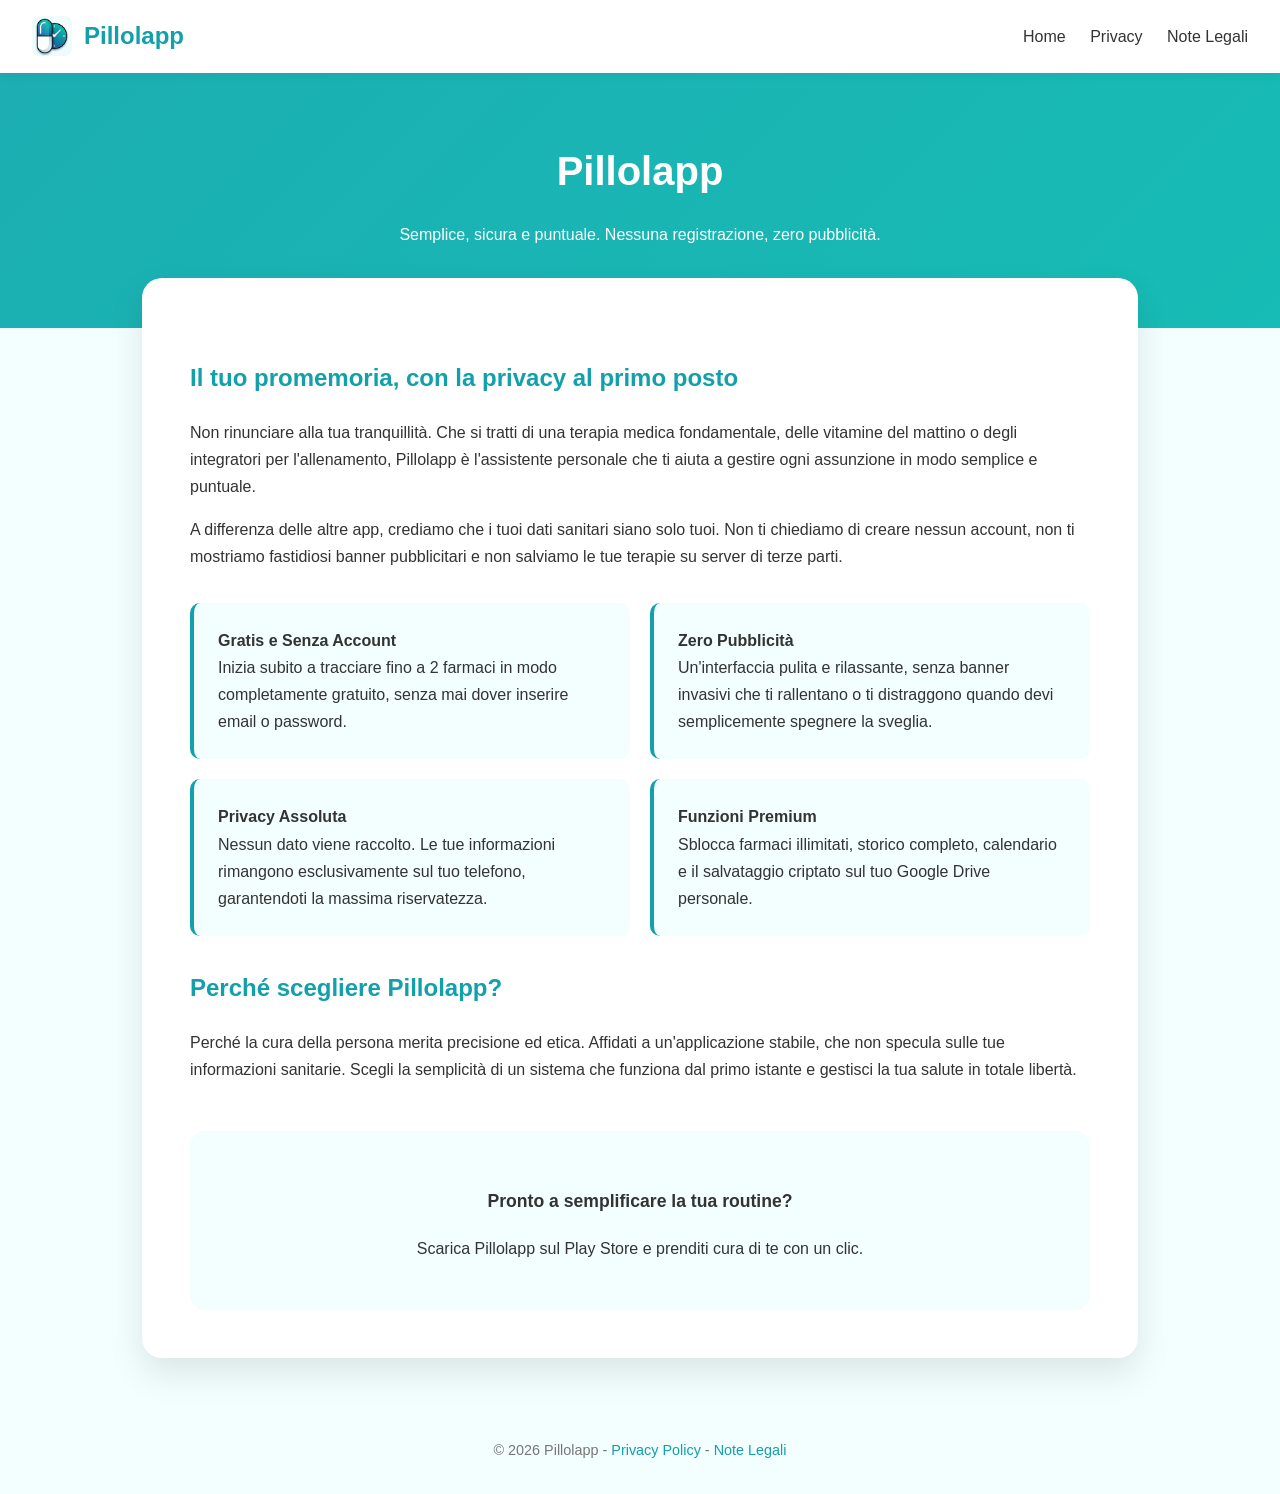
<file: index.html>
<!DOCTYPE html>
<html lang="it">
<head>
    <meta charset="UTF-8">
    <meta name="viewport" content="width=device-width, initial-scale=1.0">
    <title>Pillolapp - Il tuo promemoria per salute e benessere</title>
    <meta name="robots" content="noindex, nofollow">
    <link rel="stylesheet" href="style.css">
</head>
<body>

<nav>
    <a href="index.html" class="logo-container">
        <img src="icona-pillolapp.png" alt="Logo" class="logo-icon">
        <span class="logo-text">Pillolapp</span>
    </a>
    <div class="nav-links">
        <a href="index.html">Home</a>
        <a href="privacy.html">Privacy</a>
        <a href="legale.html">Note Legali</a>
    </div>
</nav>

<header>
    <h1>Pillolapp</h1>
    <p>Semplice, sicura e puntuale. Nessuna registrazione, zero pubblicità.</p>
</header>

<div class="container">
    <section>
        <h2>Il tuo promemoria, con la privacy al primo posto</h2>
        <p>Non rinunciare alla tua tranquillità. Che si tratti di una terapia medica fondamentale, delle vitamine del mattino o degli integratori per l'allenamento, Pillolapp è l'assistente personale che ti aiuta a gestire ogni assunzione in modo semplice e puntuale.</p>
        <p>A differenza delle altre app, crediamo che i tuoi dati sanitari siano solo tuoi. Non ti chiediamo di creare nessun account, non ti mostriamo fastidiosi banner pubblicitari e non salviamo le tue terapie su server di terze parti.</p>
    </section>

    <div class="feature-grid">
        <div class="feature-item">
            <strong>Gratis e Senza Account</strong><br>
            Inizia subito a tracciare fino a 2 farmaci in modo completamente gratuito, senza mai dover inserire email o password.
        </div>
        <div class="feature-item">
            <strong>Zero Pubblicità</strong><br>
            Un'interfaccia pulita e rilassante, senza banner invasivi che ti rallentano o ti distraggono quando devi semplicemente spegnere la sveglia.
        </div>
        <div class="feature-item">
            <strong>Privacy Assoluta</strong><br>
            Nessun dato viene raccolto. Le tue informazioni rimangono esclusivamente sul tuo telefono, garantendoti la massima riservatezza.
        </div>
        <div class="feature-item">
            <strong>Funzioni Premium</strong><br>
            Sblocca farmaci illimitati, storico completo, calendario e il salvataggio criptato sul tuo Google Drive personale.
        </div>
    </div>

    <section>
        <h2>Perché scegliere Pillolapp?</h2>
        <p>Perché la cura della persona merita precisione ed etica. Affidati a un'applicazione stabile, che non specula sulle tue informazioni sanitarie. Scegli la semplicità di un sistema che funziona dal primo istante e gestisci la tua salute in totale libertà.</p>
    </section>

    <div class="cta-section">
        <h3>Pronto a semplificare la tua routine?</h3>
        <p>Scarica Pillolapp sul Play Store e prenditi cura di te con un clic.</p>
    </div>
</div>

<footer>
    &copy; 2026 Pillolapp - <a href="privacy.html">Privacy Policy</a> - <a href="legale.html">Note Legali</a>
</footer>

</body>
</html>
</file>
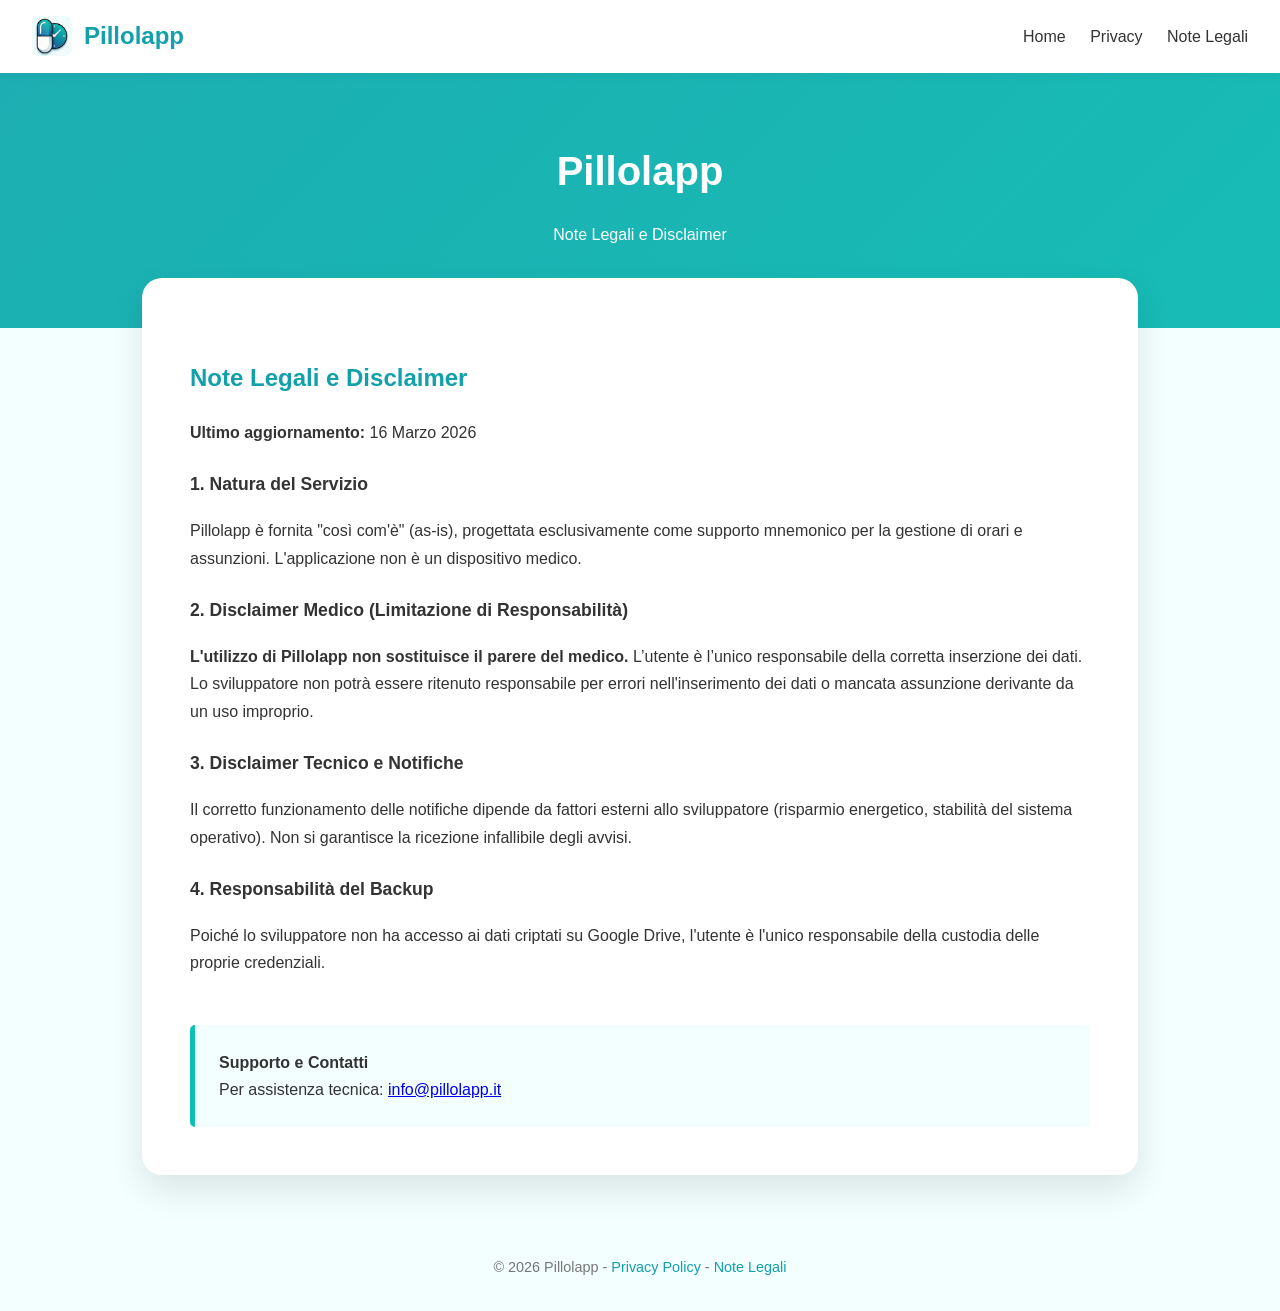
<file: legale.html>
<!DOCTYPE html>
<html lang="it">
<head>
    <meta charset="UTF-8">
    <meta name="viewport" content="width=device-width, initial-scale=1.0">
    <title>Pillolapp - Note Legali</title>
    <meta name="robots" content="noindex, nofollow">
    <link rel="stylesheet" href="style.css">
</head>
<body>

<nav>
    <a href="index.html" class="logo-container">
        <img src="icona-pillolapp.png" alt="Logo" class="logo-icon">
        <span class="logo-text">Pillolapp</span>
    </a>
    <div class="nav-links">
        <a href="index.html">Home</a>
        <a href="privacy.html">Privacy</a>
        <a href="legale.html">Note Legali</a>
    </div>
</nav>

<header>
    <h1>Pillolapp</h1>
    <p>Note Legali e Disclaimer</p>
</header>

<div class="container">
    <section>
        <h2>Note Legali e Disclaimer</h2>
        <p><strong>Ultimo aggiornamento:</strong> 16 Marzo 2026</p>

        <h3>1. Natura del Servizio</h3>
        <p>Pillolapp è fornita "così com'è" (as-is), progettata esclusivamente come supporto mnemonico per la gestione di orari e assunzioni. L'applicazione non è un dispositivo medico.</p>

        <h3>2. Disclaimer Medico (Limitazione di Responsabilità)</h3>
        <p><strong>L'utilizzo di Pillolapp non sostituisce il parere del medico.</strong> L’utente è l’unico responsabile della corretta inserzione dei dati. Lo sviluppatore non potrà essere ritenuto responsabile per errori nell'inserimento dei dati o mancata assunzione derivante da un uso improprio.</p>

        <h3>3. Disclaimer Tecnico e Notifiche</h3>
        <p>Il corretto funzionamento delle notifiche dipende da fattori esterni allo sviluppatore (risparmio energetico, stabilità del sistema operativo). Non si garantisce la ricezione infallibile degli avvisi.</p>

        <h3>4. Responsabilità del Backup</h3>
        <p>Poiché lo sviluppatore non ha accesso ai dati criptati su Google Drive, l'utente è l'unico responsabile della custodia delle proprie credenziali.</p>
    </section>

    <div class="contact-box">
        <strong>Supporto e Contatti</strong><br>
        Per assistenza tecnica: <a href="mailto:info@pillolapp.it">info@pillolapp.it</a>
    </div>    
</div>

<footer>
    &copy; 2026 Pillolapp - <a href="privacy.html">Privacy Policy</a> - <a href="legale.html">Note Legali</a>
</footer>

</body>
</html>
</file>
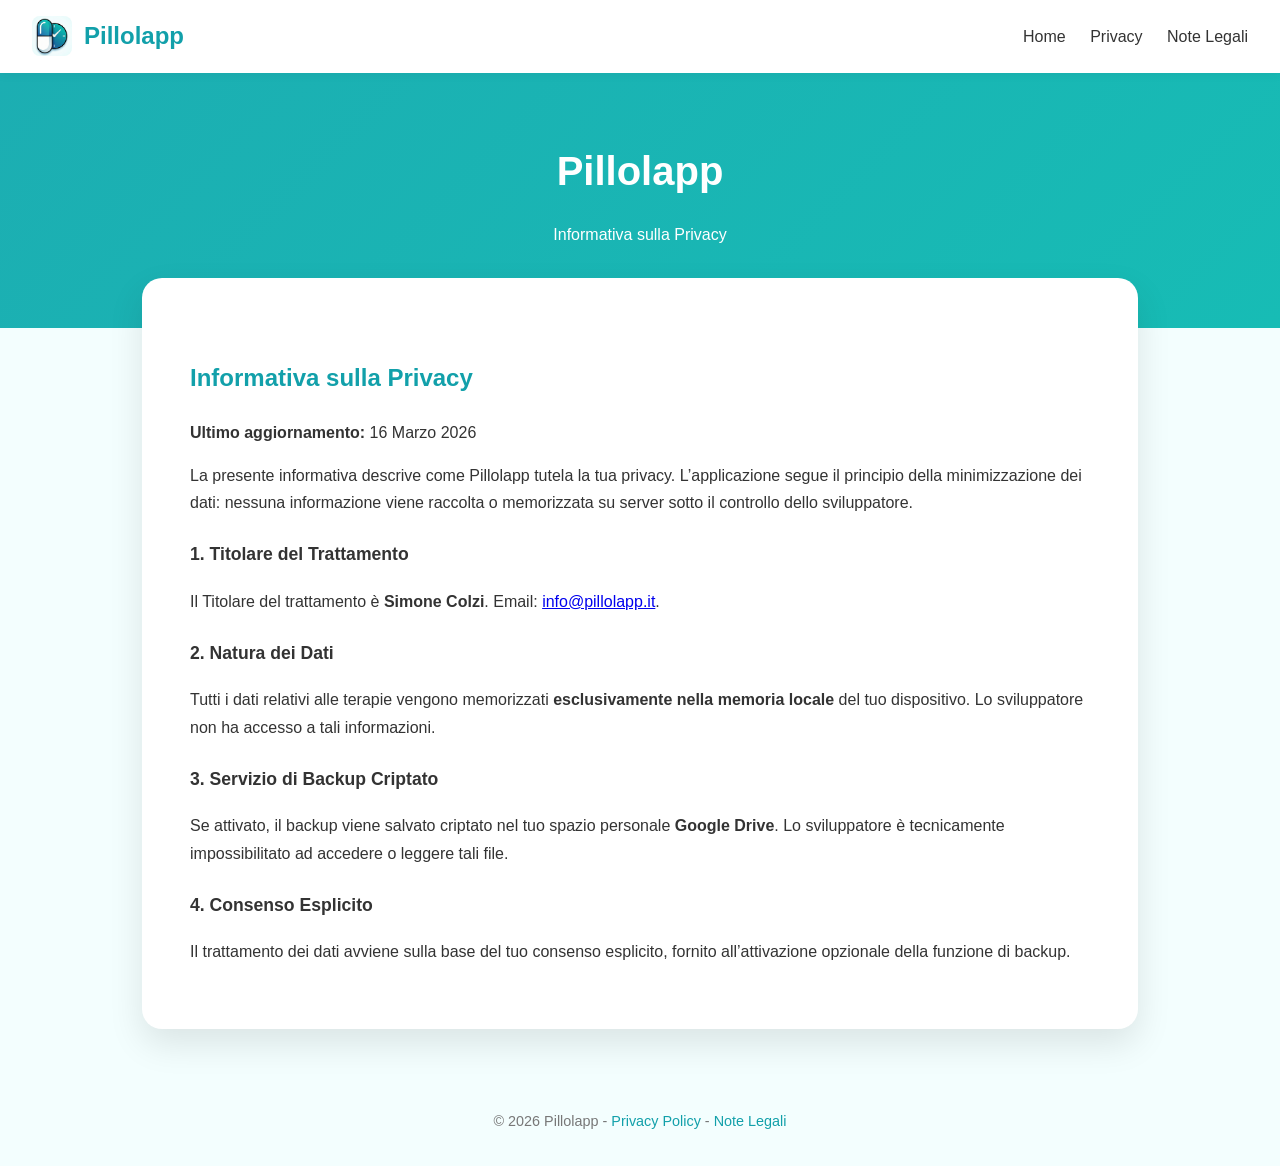
<file: privacy.html>
<!DOCTYPE html>
<html lang="it">
<head>
    <meta charset="UTF-8">
    <meta name="viewport" content="width=device-width, initial-scale=1.0">
    <title>Pillolapp - Privacy Policy</title>
    <meta name="robots" content="noindex, nofollow">
    <link rel="stylesheet" href="style.css">
</head>
<body>

<nav>
    <a href="index.html" class="logo-container">
        <img src="icona-pillolapp.png" alt="Logo" class="logo-icon">
        <span class="logo-text">Pillolapp</span>
    </a>
    <div class="nav-links">
        <a href="index.html">Home</a>
        <a href="privacy.html">Privacy</a>
        <a href="legale.html">Note Legali</a>
    </div>
</nav>

<header>
    <h1>Pillolapp</h1>
    <p>Informativa sulla Privacy</p>
</header>

<div class="container">
    <section>
        <h2>Informativa sulla Privacy</h2>
        <p><strong>Ultimo aggiornamento:</strong> 16 Marzo 2026</p>
        <p>La presente informativa descrive come Pillolapp tutela la tua privacy. L’applicazione segue il principio della minimizzazione dei dati: nessuna informazione viene raccolta o memorizzata su server sotto il controllo dello sviluppatore.</p>

        <h3>1. Titolare del Trattamento</h3>
        <p>Il Titolare del trattamento è <strong>Simone Colzi</strong>. Email: <a href="mailto:info@pillolapp.it">info@pillolapp.it</a>.</p>

        <h3>2. Natura dei Dati</h3>
        <p>Tutti i dati relativi alle terapie vengono memorizzati <strong>esclusivamente nella memoria locale</strong> del tuo dispositivo. Lo sviluppatore non ha accesso a tali informazioni.</p>

        <h3>3. Servizio di Backup Criptato</h3>
        <p>Se attivato, il backup viene salvato criptato nel tuo spazio personale <strong>Google Drive</strong>. Lo sviluppatore è tecnicamente impossibilitato ad accedere o leggere tali file.</p>

        <h3>4. Consenso Esplicito</h3>
        <p>Il trattamento dei dati avviene sulla base del tuo consenso esplicito, fornito all’attivazione opzionale della funzione di backup.</p>
    </section>
</div>

<footer>
    &copy; 2026 Pillolapp - <a href="privacy.html">Privacy Policy</a> - <a href="legale.html">Note Legali</a>
</footer>

</body>
</html>
</file>
<file: style.css>
:root {
    --primary: #12a0aa;
    --accent: #0dc0b4;
    --light-bg: #f3fefe;
    --text-dark: #333;
    --white: #ffffff;
    --gradient: linear-gradient(135deg, #1caeb2, #17bcb5);
}

body {
    font-family: 'Segoe UI', Tahoma, Geneva, Verdana, sans-serif;
    line-height: 1.7;
    color: var(--text-dark);
    background-color: var(--light-bg);
    margin: 0;
    padding: 0;
}

/* Navigazione */
nav {
    background: var(--white);
    padding: 1rem 2rem;
    display: flex;
    justify-content: space-between;
    align-items: center;
    position: sticky;
    top: 0;
    z-index: 1000;
    box-shadow: 0 2px 10px rgba(0,0,0,0.05);
}

.logo-container {
    display: flex;
    align-items: center;
    text-decoration: none;
    gap: 12px;
}

.logo-icon {
    width: 40px;
    height: 40px;
    border-radius: 8px;
    object-fit: contain;
}

.logo-text {
    font-size: 1.5rem;
    font-weight: bold;
    color: var(--primary);
}

.nav-links a {
    margin-left: 20px;
    text-decoration: none;
    color: var(--text-dark);
    font-weight: 500;
    transition: color 0.3s;
}

.nav-links a:hover {
    color: var(--primary);
}

/* Hero Section */
header {
    background: var(--gradient);
    color: white;
    padding: 4rem 1rem;
    text-align: center;
}

.container {
    max-width: 900px;
    margin: -50px auto 3rem;
    background: var(--white);
    padding: 3rem;
    border-radius: 20px;
    box-shadow: 0 15px 35px rgba(0,0,0,0.1);
}

h1 { margin: 0; font-size: 2.5rem; }
h2 { color: var(--primary); margin-top: 2rem; }
h3 { color: var(--text-dark); font-size: 1.1rem; margin-top: 1.5rem; }

.feature-grid {
    display: grid;
    grid-template-columns: 1fr 1fr;
    gap: 20px;
    margin-top: 2rem;
}

.feature-item {
    background: var(--light-bg);
    padding: 1.5rem;
    border-radius: 10px;
    border-left: 4px solid var(--primary);
}

.cta-section {
    text-align: center;
    margin-top: 3rem;
    padding: 2rem;
    background: var(--light-bg);
    border-radius: 15px;
}

.contact-box {
    background-color: var(--light-bg);
    border-left: 5px solid var(--accent);
    padding: 1.5rem;
    margin-top: 3rem;
    border-radius: 5px;
}

footer {
    text-align: center;
    padding: 2rem;
    color: #777;
    font-size: 0.9rem;
}

footer a {
    color: var(--primary);
    text-decoration: none;
}

@media (max-width: 600px) {
    .feature-grid { grid-template-columns: 1fr; }
    .container { margin: 20px; padding: 1.5rem; }
}
</file>
